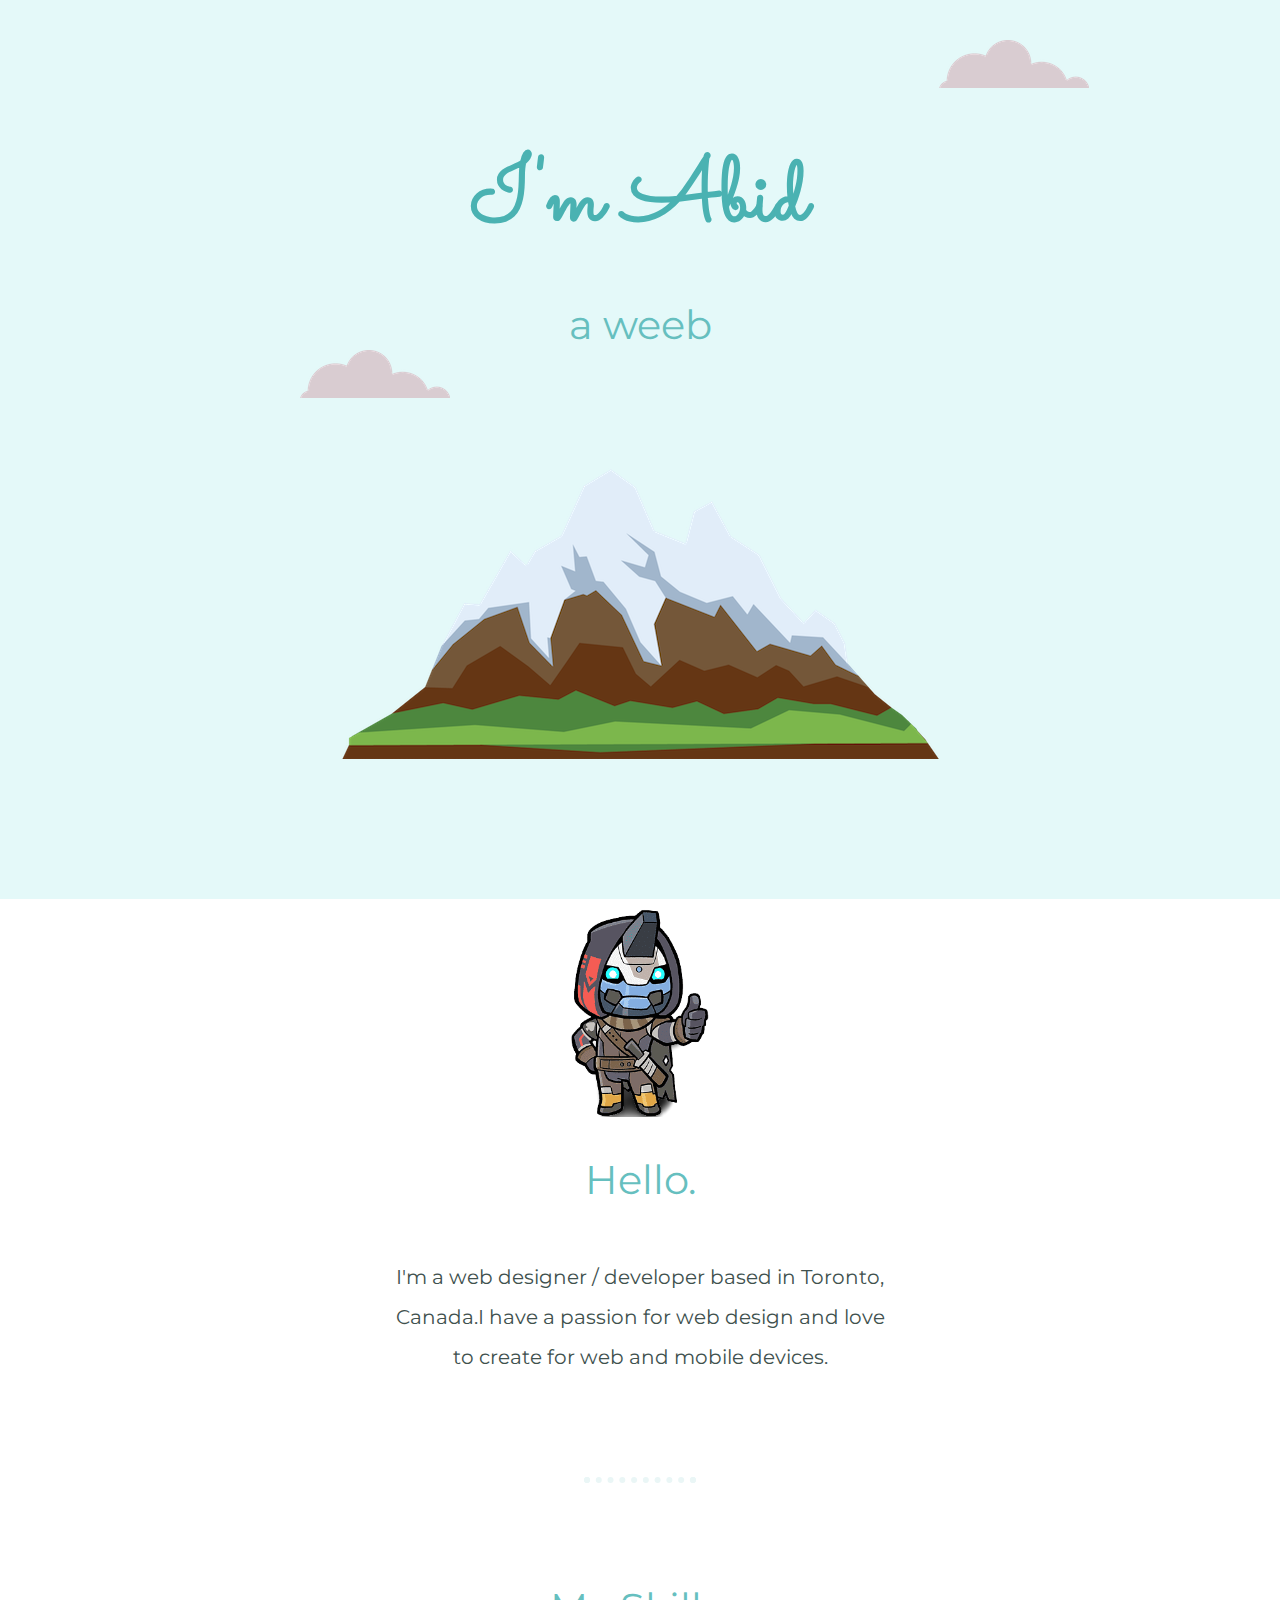
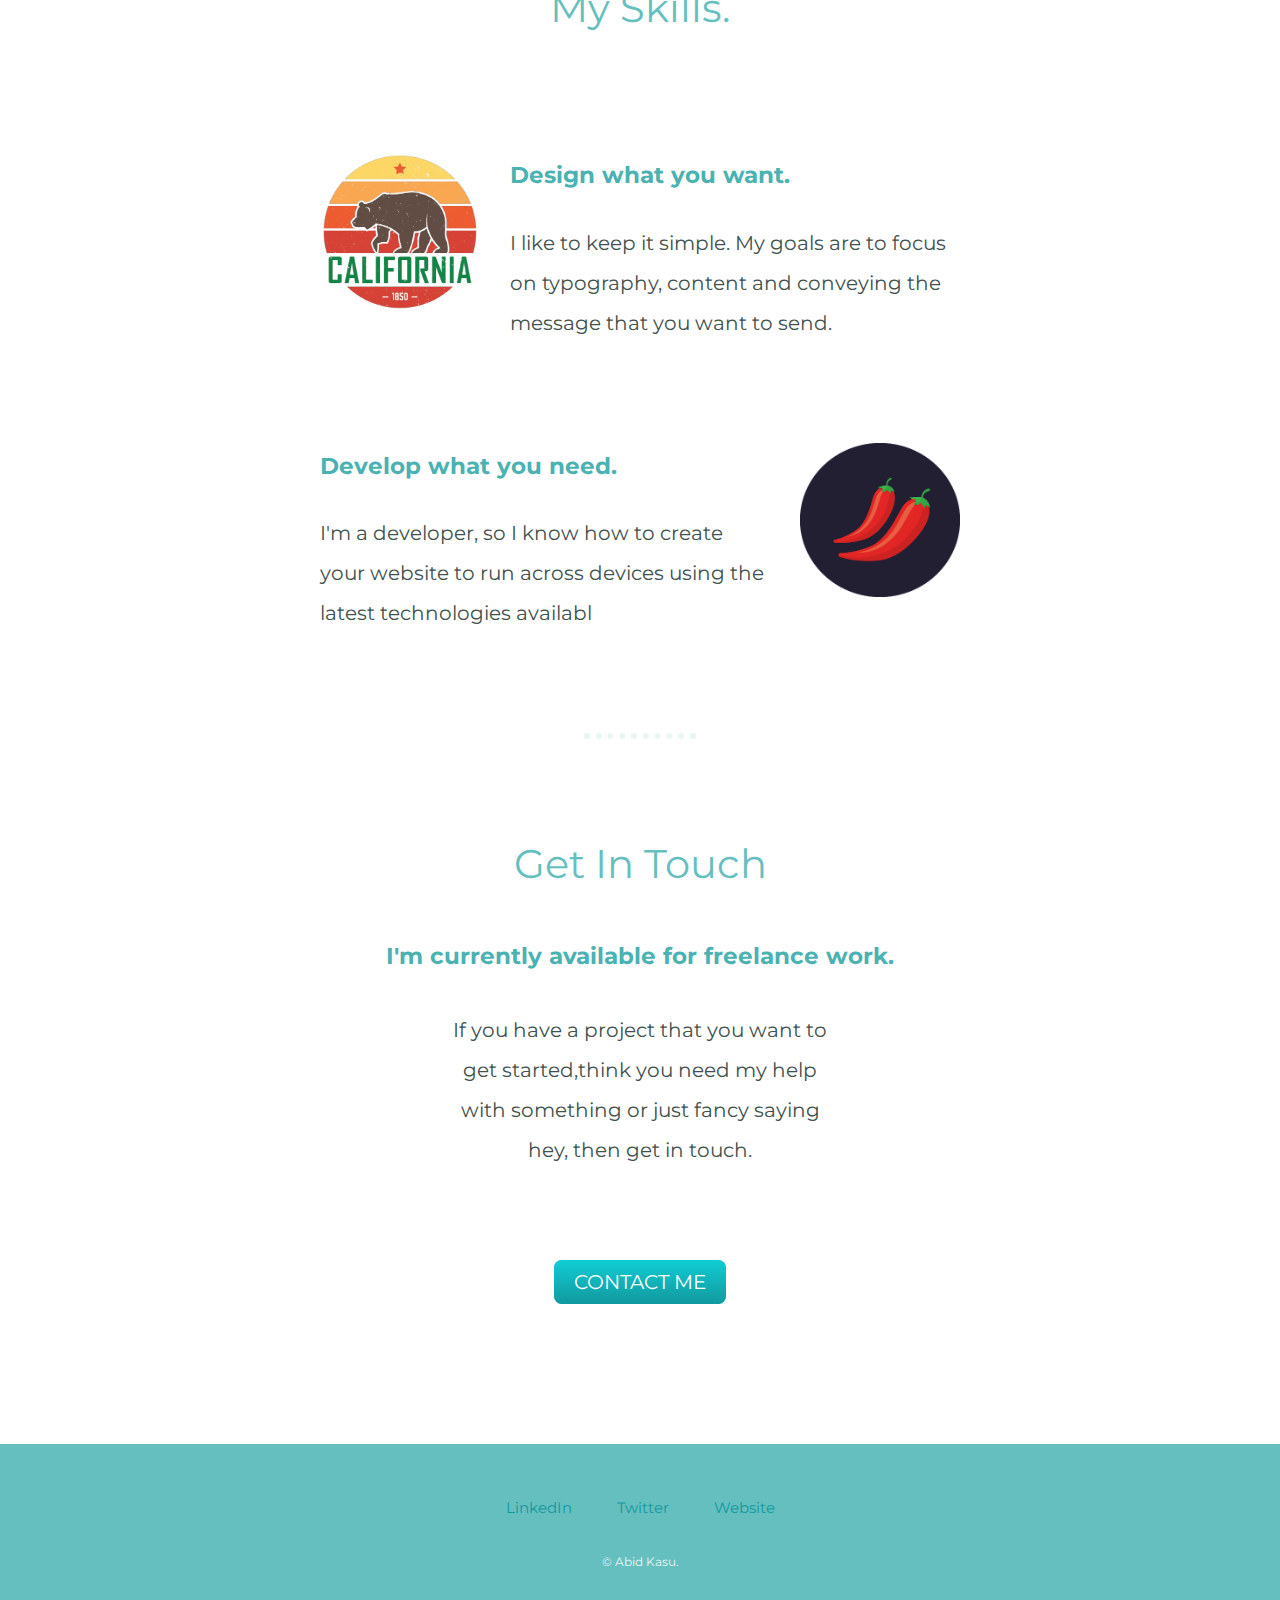
<file: index.html>
<!DOCTYPE html>
<html>
    <head>
        <meta charset="utf-8">
        <meta http-equiv="X-UA-Compatible" content="IE=edge">
        <title>Abid</title>
        <meta name="description" content="">
        <meta name="viewport" content="width=device-width, initial-scale=1">
        <link rel="stylesheet" href="CSS\style.css">
        <link rel="preconnect" href="https://fonts.googleapis.com">
<link rel="preconnect" href="https://fonts.gstatic.com" crossorigin>
<link href="https://fonts.googleapis.com/css2?family=Edu+TAS+Beginner&family=Merriweather&family=Montserrat&family=Sacramento&display=swap" rel="stylesheet">
    </head>
    <body>
        <div class="top-section">
            <h1>I'm Abid</h1>
            <h2>a weeb</h2>
            <img class="mountain" src="Image\mountain.png" alt="">
            <img  class="top-cloud"src="Image\cloud.png" alt="">
            <img class="bottom-cloud"src="Image\cloud.png" alt="">
        </div>
        <div class="middle-section">
            <div class="profile">
                <img class="img"src="Image\png-clipart-destiny-2-forsaken-bungie-video-game-chibi-destiny-emoji-game-destiny-thumbnail-removebg-preview.png" alt="">
                <h2>Hello.</h2>
                <p class="intro"> I'm a web designer / developer based in Toronto, Canada.I have a passion for web design and love to create for web and mobile devices.</p>
              </div>
              <hr>
              <div class="skills">
                <h2>My Skills.</h2>
                <div class="skill-row">
                  <img class="img1" src="Image\10832659-removebg-preview.png" alt="">
                  <h3>Design what you want.</h3>
                  <p>I like to keep it simple. My goals are to focus on typography, content and conveying the message that you want to send.
                </p>
                </div>
                <div class="skill-row">
                  <img class="img2" src="Image\chillies.png" alt="">
                  <h3>Develop what you need.
                </h3>
                  <p>I'm a developer, so I know how to create your website to run across devices using the latest technologies availabl</p>
                </div>
              </div>
              <hr>
              <div class="contact-me">
                <h2>Get In Touch</h2>
                <h3>I'm currently available for freelance work.</h3>
                <p  class="outro">If you have a project that you want to get started,think you need my help with something or just fancy saying hey, then get in touch.</p>
                <a class="btn" href="mailto:abid@email.com">CONTACT ME</a>
              </div>
        </div>
        <div class="bottom-section">
            <a class="footer-link" href="https://www.linkedin.com/">LinkedIn</a>
            <a class="footer-link" href="https://twitter.com/">Twitter</a>
            <a class="footer-link" href="https://www.appbrewery.co/">Website</a>
            <p class="copyright">© Abid Kasu.</p>
        </div>
        
    </body>
</html>
</file>
